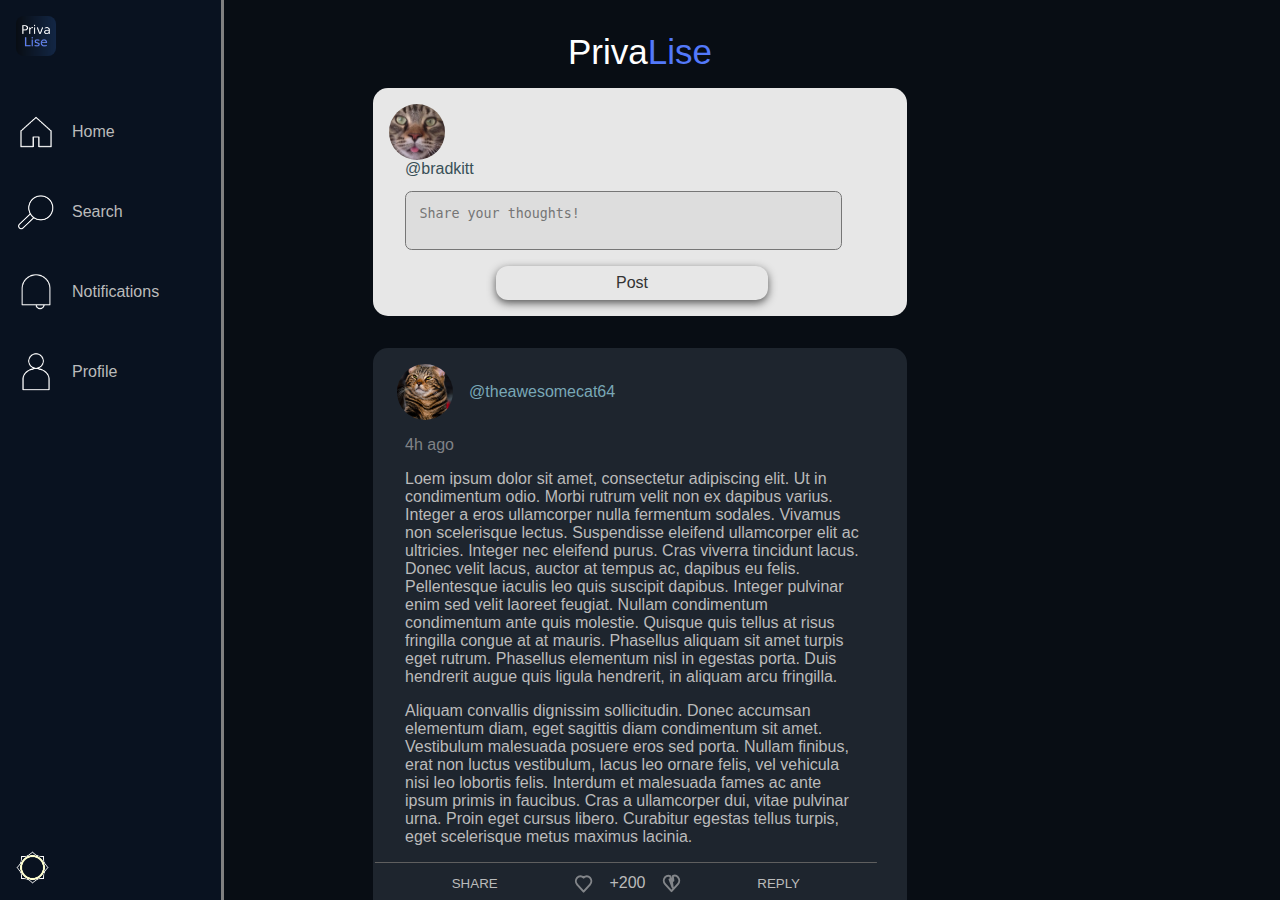
<file: index.html>
<!DOCTYPE html>
<html lang="en">
	<head>
		<meta charset="UTF-8">
		<meta name="viewport" content="minimal-ui, width=device-width, initial-scale=1.0">
		<meta name="apple-mobile-web-app-capable" content="yes" />

		<link rel="stylesheet" href="styles/main.css">
		<link rel="stylesheet" href="styles/home/post.css">
		<link rel="stylesheet" href="styles/logo.css">
		<link rel="stylesheet" href="styles/home/newpost.css">
		<link rel="stylesheet" href="styles/home/scrollbar.css">
		<link rel="stylesheet" href="styles/home/content.css">
		<link rel="stylesheet" href="styles/home/navbar.css">

		<script src="scripts/theme.js"></script>
		<script src="scripts/newpost.js"></script>

	</head>

	<body id="body" class="dark" onload="loadtheme()">
		<nav id="navbar" class="navbar dark">
			<ul class="navbar-nav">
				<li class="nav-item">
					<img id="logo" class="icon" src="resources/privalise_logo.png" style="border-radius: 0.5em;">
				</li>

				<li class="nav-item">
					<a href="/" class="nav-link">
						<img src="resources/home_black.png" alt="Home link icon">
						<span class="link-text">Home</span>
					</a>
				</li>

				<li class="nav-item">
					<a href="/search" class="nav-link">
						<img src="resources/search_black.png" alt="Search link icon">
						<span class="link-text">Search</span>
					</a>
				</li>

				<li class="nav-item">
					<a href="/notifications" class="nav-link">
						<img src="resources/bell_black.png" alt="Notifications link icon">
						<span class="link-text">Notifications</span>
					</a>
				</li>

				<li class="nav-item">
					<a href="/profile" class="nav-link">
						<img src="resources/user_black.png" alt="Profile link icon"> 
						<span class="link-text">Profile</span>
					</a>
				</li>

				<li class="nav-item theme-selectors">
					<input type="image" id="moon" class="theme" src="resources/moon.png" onclick="changetheme(this)"/>
					<input type="image" id="sun" class="theme active" src="resources/sun.png" onclick="changetheme(this)"/>
				</li>
			</ul>
			
			
		</nav>

		<div class="post new-post-form">
			<div class="profile-container">
				<img class="profile" src="resources/example_profile3.jpg">
			</div>

			<button class="cross" type="button" onclick="hideNewpost()"></button>

			<form class="post-content">
				<div class="post-info">
					<div class="post-info1">
						<a class="username" href="/bradkitt">@bradkitt</a>
					</div>
				</div>

				<textarea class="new-post-text" autocomplete="false" placeholder="Share your thoughts!" ></textarea>

				<button type="submit">Post</button>
			</form>
		</div>

		<main class="content">
			<div class="logo-text" style="margin-bottom: 1em;">
				<div>Priva<span>Lise</span></div>
			</div>

			<div class="post new-post-form pc">
				<div class="profile-container">
					<img class="profile" src="resources/example_profile3.jpg">
				</div>

				<form class="post-content">
					<div class="post-info">
						<div class="post-info1">
							<a class="username" href="/bradkitt">@bradkitt</a>
						</div>
					</div>

					<textarea class="new-post-text" autocomplete="false" placeholder="Share your thoughts!" ></textarea>

					<button type="submit">Post</button>
				</form>
			</div>

			<div class="post">
				<div class="post-info0">
					<div class="profile-container">
						<img class="profile" src="resources/example_profile.jpg">
					</div>
					
					<a class="username" href="/theawesomecat64">@theawesomecat64</a>
				</div>

				<div class="post-content">
					<div class="post-info1">
						<p class="date">4h ago</p>
					</div>

					<div class="post-text">
						<p>Loem ipsum dolor sit amet, consectetur adipiscing elit. Ut in condimentum odio. Morbi rutrum velit non ex dapibus varius. Integer a eros ullamcorper nulla fermentum sodales. Vivamus non scelerisque lectus. Suspendisse eleifend ullamcorper elit ac ultricies. Integer nec eleifend purus. Cras viverra tincidunt lacus. Donec velit lacus, auctor at tempus ac, dapibus eu felis. Pellentesque iaculis leo quis suscipit dapibus. Integer pulvinar enim sed velit laoreet feugiat. Nullam condimentum condimentum ante quis molestie. Quisque quis tellus at risus fringilla congue at at mauris. Phasellus aliquam sit amet turpis eget rutrum. Phasellus elementum nisl in egestas porta. Duis hendrerit augue quis ligula hendrerit, in aliquam arcu fringilla.</p>
						<p>Aliquam convallis dignissim sollicitudin. Donec accumsan elementum diam, eget sagittis diam condimentum sit amet. Vestibulum malesuada posuere eros sed porta. Nullam finibus, erat non luctus vestibulum, lacus leo ornare felis, vel vehicula nisi leo lobortis felis. Interdum et malesuada fames ac ante ipsum primis in faucibus. Cras a ullamcorper dui, vitae pulvinar urna. Proin eget cursus libero. Curabitur egestas tellus turpis, eget scelerisque metus maximus lacinia.</p>
					</div>

					<div class="social_buttons">
						<button class="social_button share">SHARE</button>

						<div class="like-dislike">
							<button class="social_button like">
								<svg width="100px" height="100px" version="1.1" viewBox="0 0 100 100">
									<g id="layer1" transform="translate(55 65)">
										<path id="path2622" d="m25.45-41.897c-8.8052-9.6393-23.081-9.6393-31.887 2e-6l-0.00511 0.0055-0.00511-0.0055c-8.8052-9.6392-23.081-9.6393-31.887 0-8.8052 9.6393-8.8052 25.268 0 34.907l0.0051 0.00546 31.887 34.907 31.887-34.907 5e-3 -0.00546c8.8052-9.6393 8.8052-25.268 1e-6 -34.907z"/>
									</g>
								</svg>
							</button>

							<p class="count">
								+200
							</p>
							
							<button class="social_button dislike">
								<svg width="100px" height="100px" version="1.1" viewBox="0 0 100 100">
									<g id="layer1" transform="translate(160 65)">
										<path id="rect846" d="m-122.78-51.621c-5.7704-3e-6 -11.541 2.4087-15.943 7.2264-8.8053 9.6352-8.8053 25.257 0 34.892l5e-3 0.0053 31.887 34.892 31.887-34.892 0.0048-0.0053c8.8053-9.6352 8.8053-25.257 0-34.892-6.9312-7.5845-17.251-9.197-25.626-4.841l2.9122 22.877-7.7802-1.0558 4.4557 35.002-15.744-40.725 9.7086 1.3175-6.8862-17.812c-2.8289-1.325-5.8545-1.9887-8.8807-1.9887z"/>
									</g>
								</svg>
							</button>
						</div>

						<button class="social_button reply">REPLY</button>
					</div>

					<div class="reply_accordion">
						<button class="accordion_button" type="button">
							Show replies
						</button>

						<div class="replies">
							<div class="post reply">
								<div class="post-info0">
									<div class="profile-container">
										<img class="profile" src="resources/example_profile3.jpg">
									</div>
									
									<a class="username" href="/bradkitt">@bradkitt</a>
								</div>

								<div class="post-content">
									<div class="post-info">
										<div class="post-info1">
											<p class="date">3h ago</p>
										</div>

										<p class="info">Replying to <a class="username" href="/theawesomecat64">@theawesomecat64</a></p>
									</div>
									<div class="post-text">
										<p>Dude... are u ok??</p>
									</div>
								</div>
							</div>

							<div class="post reply">
								<div class="post-info0">
									<div class="profile-container">
										<img class="profile" src="resources/example_profile3.jpg">
									</div>
									
									<a class="username" href="/bradkitt">@bradkitt</a>
								</div>
		
								<div class="post-content">
									<div class="post-info">
										<div class="post-info1">
											<p class="date">3h ago</p>
										</div>
		
										<p class="info">Replying to <a class="username" href="/theawesomecat64">@theawesomecat64</a></p>
									</div>
									<div class="post-text">
										<p>Dude... are u ok??</p>
									</div>
								</div>
							</div>
						</div>
					</div>
				</div>
			</div>
			
			<div class="post">
				
				<div class="post-info0">
					<div class="profile-container">
						<img class="profile" src="resources/example_profile.jpg">
					</div>
					
					<a class="username" href="/theawesomecat64">@theawesomecat64</a>
				</div>

				<div class="post-content">
					<div class="post-info1">
						<p class="date">2h ago</p>
					</div>

					<div class="post-text">
						<p>Cras molestie elit est, at interdum nulla fermentum maximus. Etiam in arcu egestas eros porttitor fringilla at in metus. Curabitur nec sollicitudin felis. Vivamus elit eros, rutrum eu lacus viverra, pulvinar volutpat nibh. Morbi dui felis, malesuada vel placerat vel, elementum a metus. Mauris rutrum accumsan laoreet. Duis ut velit porta, elementum nunc ut, molestie sapien. Pellentesque purus nisi, dignissim in luctus eget, tempus at diam. Vestibulum ante ipsum primis in faucibus orci luctus et ultrices posuere cubilia curae; Aenean eu viverra turpis. Proin eget sem felis. Donec quis sem vel odio posuere semper consequat at risus. Cras molestie tristique risus, in imperdiet ex tristique vel. Duis auctor, sapien et dictum vulputate, eros sem fringilla mi, et sagittis nulla mi congue magna. Suspendisse dictum risus lectus, eget tristique mi cursus sit amet.</p>

						<p>Morbi mi tortor, tempor nec vehicula at, tincidunt ut ipsum. Nunc tempor, enim et consectetur placerat, purus loem pellentesque metus, quis pharetra ex lectus quis purus. Donec finibus ut odio a varius. Vestibulum ante ipsum primis in faucibus orci luctus et ultrices posuere cubilia curae; Nunc et blandit metus, non pharetra dolor. Sed eu fringilla sem. Nulla facilisi. Donec at velit tristique, pellentesque elit dapibus, congue augue. Etiam efficitur rutrum dolor et fringilla. Donec augue massa, consequat non maximus eu, tincidunt sit amet nisi. Nullam accumsan libero vitae elit molestie facilisis. Nulla ipsum mi, tincidunt eget sodales sed, elementum vitae tortor. Vestibulum ante ipsum primis in faucibus orci luctus et ultrices posuere cubilia curae; Etiam in eros luctus, luctus ipsum sit amet, eleifend lectus. Sed convallis urna vel felis ullamcorper, eget auctor dui blandit. Quisque nisi purus, cursus vitae vestibulum eget, faucibus sit amet velit.</p>
					</div>

					<div class="social_buttons">
						<button class="social_button share">SHARE</button>

						<div class="like-dislike">
							<button class="social_button like">
								<svg width="100px" height="100px" version="1.1" viewBox="0 0 100 100">
									<g id="layer1" transform="translate(55 65)">
										<path id="path2622" d="m25.45-41.897c-8.8052-9.6393-23.081-9.6393-31.887 2e-6l-0.00511 0.0055-0.00511-0.0055c-8.8052-9.6392-23.081-9.6393-31.887 0-8.8052 9.6393-8.8052 25.268 0 34.907l0.0051 0.00546 31.887 34.907 31.887-34.907 5e-3 -0.00546c8.8052-9.6393 8.8052-25.268 1e-6 -34.907z"/>
									</g>
								</svg>
							</button>

							<p class="count">
								+163
							</p>
							
							<button class="social_button dislike">
								<svg width="100px" height="100px" version="1.1" viewBox="0 0 100 100">
									<g id="layer1" transform="translate(160 65)">
										<path id="rect846" d="m-122.78-51.621c-5.7704-3e-6 -11.541 2.4087-15.943 7.2264-8.8053 9.6352-8.8053 25.257 0 34.892l5e-3 0.0053 31.887 34.892 31.887-34.892 0.0048-0.0053c8.8053-9.6352 8.8053-25.257 0-34.892-6.9312-7.5845-17.251-9.197-25.626-4.841l2.9122 22.877-7.7802-1.0558 4.4557 35.002-15.744-40.725 9.7086 1.3175-6.8862-17.812c-2.8289-1.325-5.8545-1.9887-8.8807-1.9887z"/>
									</g>
								</svg>
							</button>
						</div>

						<button class="social_button reply">REPLY</button>
					</div>
					
					<div class="reply_accordion">
						<button class="accordion_button" type="button">
							Show replies
						</button>

						<div class="replies">
							<div class="post reply">
								
								<div class="post-info0">
									<div class="profile-container">
										<img class="profile" src="resources/example_profile3.jpg">
									</div>
									
									<a class="username" href="/bradkitt">@bradkitt</a>
								</div>

								<div class="post-content">
									<div class="post-info">
										<div class="post-info1">
											<p class="date">1h ago</p>
										</div>

										<p class="info">Replying to <a class="username" href="/theawesomecat64">@theawesomecat64</a></p>
									</div>

									<div class="post-text">
										<p>Wtf... I'll call an ambulance!</p>
									</div>
								</div>
							</div>
						</div>
					</div>
				</div>
			</div>
		</main>

		<section class="new-post">
			<button id="new-post-button" class="new-post-button" type="button" onclick="newpost(this)"></button>
		</section>
		
		<script>
			document.querySelectorAll(".accordion_button").forEach(button => {
				button.addEventListener('click', () => {
					const accordionContent = button.nextElementSibling; // the "replies" div

					button.classList.toggle('active');

					if(button.classList.contains('active'))
						accordionContent.style.maxHeight = accordionContent.scrollHeight + 'px';
					else
						accordionContent.style.maxHeight = 0;

				});
			});

			document.querySelectorAll(".social_button").forEach(button => {
				button.addEventListener('click', () => {
					button.classList.toggle('active');

					if(button.classList.contains('like')){
						let likesElem = button.nextElementSibling;
						let likes = parseInt(likesElem.textContent) + (button.classList.contains("active")?+1:-1);

						let dislikeButton = button.nextElementSibling.nextElementSibling;
						if(dislikeButton.classList.contains("active")){
							likes += 1;
							dislikeButton.classList.remove('active');
						}

						likesElem.textContent = '+' + likes;
						
					}else if(button.classList.contains('dislike')){
						let likesElem = button.previousElementSibling;
						let likes = parseInt(likesElem.textContent) + (button.classList.contains("active")?-1:+1);

						let likeButton = button.previousElementSibling.previousElementSibling;
						if(likeButton.classList.contains("active")){
							likes -= 1;
							likeButton.classList.remove('active');
						}
						
						likesElem.textContent = '+' + likes;
					}
				});
			});

			document.querySelectorAll('.new-post-text').forEach(textarea => {
				textarea.addEventListener('keydown', function() {
						var el = this;

						setTimeout(function(){
							el.style.cssText = 'height:auto; padding:0';
							// for box-sizing other than "content-box" use:
							// el.style.cssText = '-moz-box-sizing:content-box';
							el.style.cssText = 'height:' + el.scrollHeight + 'px';
						},0);
					}
				)
			});
		</script>

		
	</body>
</html>
</file>
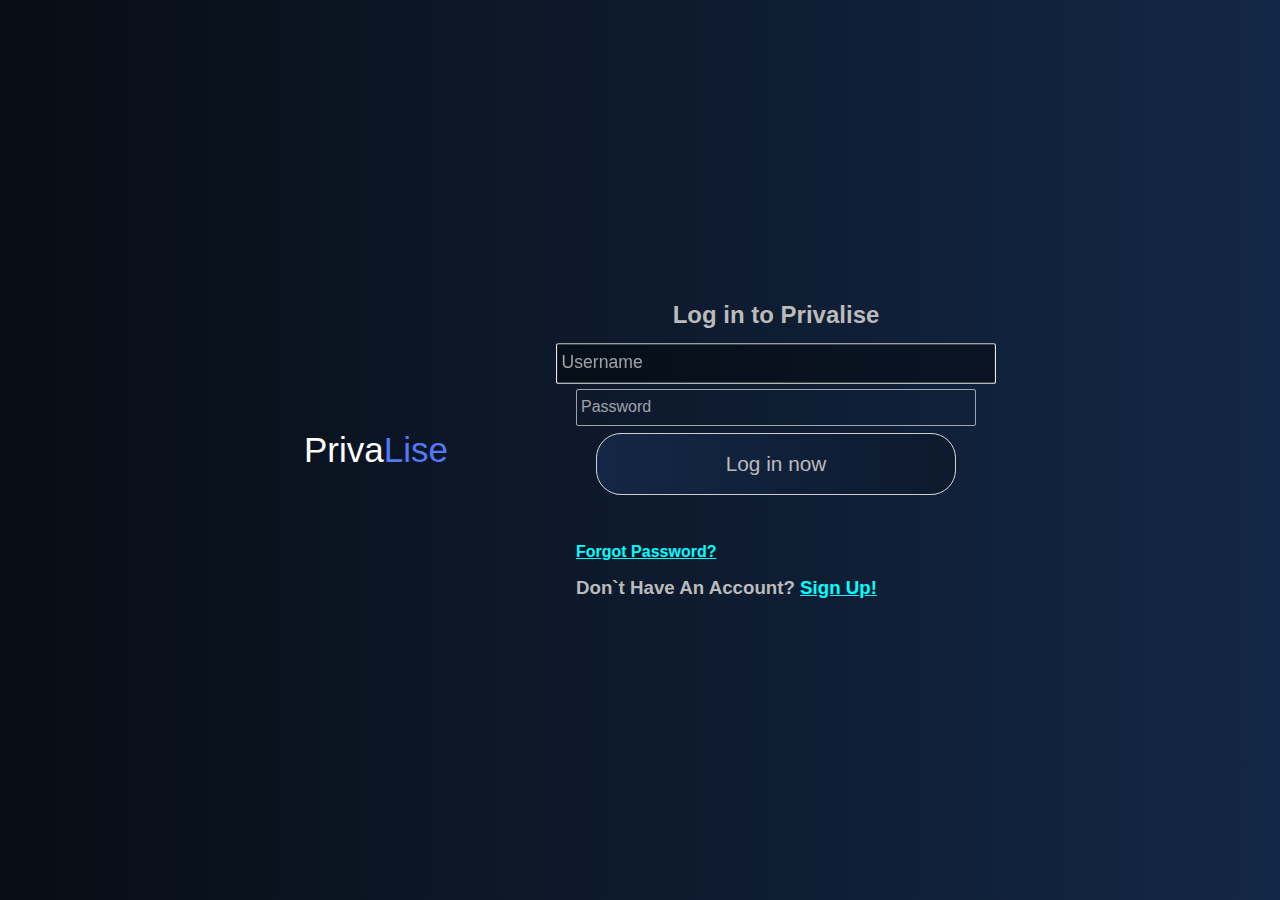
<file: login.html>
<!DOCTYPE html>
<html>

	<head>
		<meta charset="UTF-8">
		<meta name="viewport" content="width=device-width, initial-scale=1.0">



		<title> Login Now </title>
		<link rel="stylesheet" href="styles/main.css">
		<link rel="stylesheet" href="styles/logo.css">
		<link rel="stylesheet" href="styles/register/page.css">
	</head>

	<body class="dark">
		<main>
			<div class="logo-text" style="margin-right: 10vw;">
				<div>Priva<span>Lise</span></div>
			</div>

			<div class="login">
				<h2 class="title">Log in to Privalise</h2>

				<form method="POST" class="form-inputs">
					<input type="hidden" name="csrfmiddlewaretoken" value="hwyAgwKREiR8FpOQ8dKxIxIDqXbQCgONytcbHQqBYn3OLWhdNR8Bu2seDDsodUGg">

					<input id="id_username" class="textinput textInput form-control"
					placeholder="Username"
					type="text" name="username" autofocus="" autocapitalize="none" autocomplete="username" 
					maxlength="150" required=""/>

					<input id="id_password" class="textinput textInput form-control" 
					placeholder="Password"
					type="password" name="password" autocomplete="current-password" required="" />

					<button type="submit" class="btn btn-outline-info">Log in now</button>
				</form>

				<div class="spacer" style="margin-top: 3em; margin-bottom: 3em;"></div>

				<h4 style="margin-bottom: 1em;"><a href="/auth/password-reset/" style="color: cyan;">Forgot Password?</a></h4>

				<h3>Don`t Have An Account? <a href="/auth/register/" style="color: cyan;">Sign Up!</a></h3>

			</div>
		</main>
	</body>
</html>
</file>
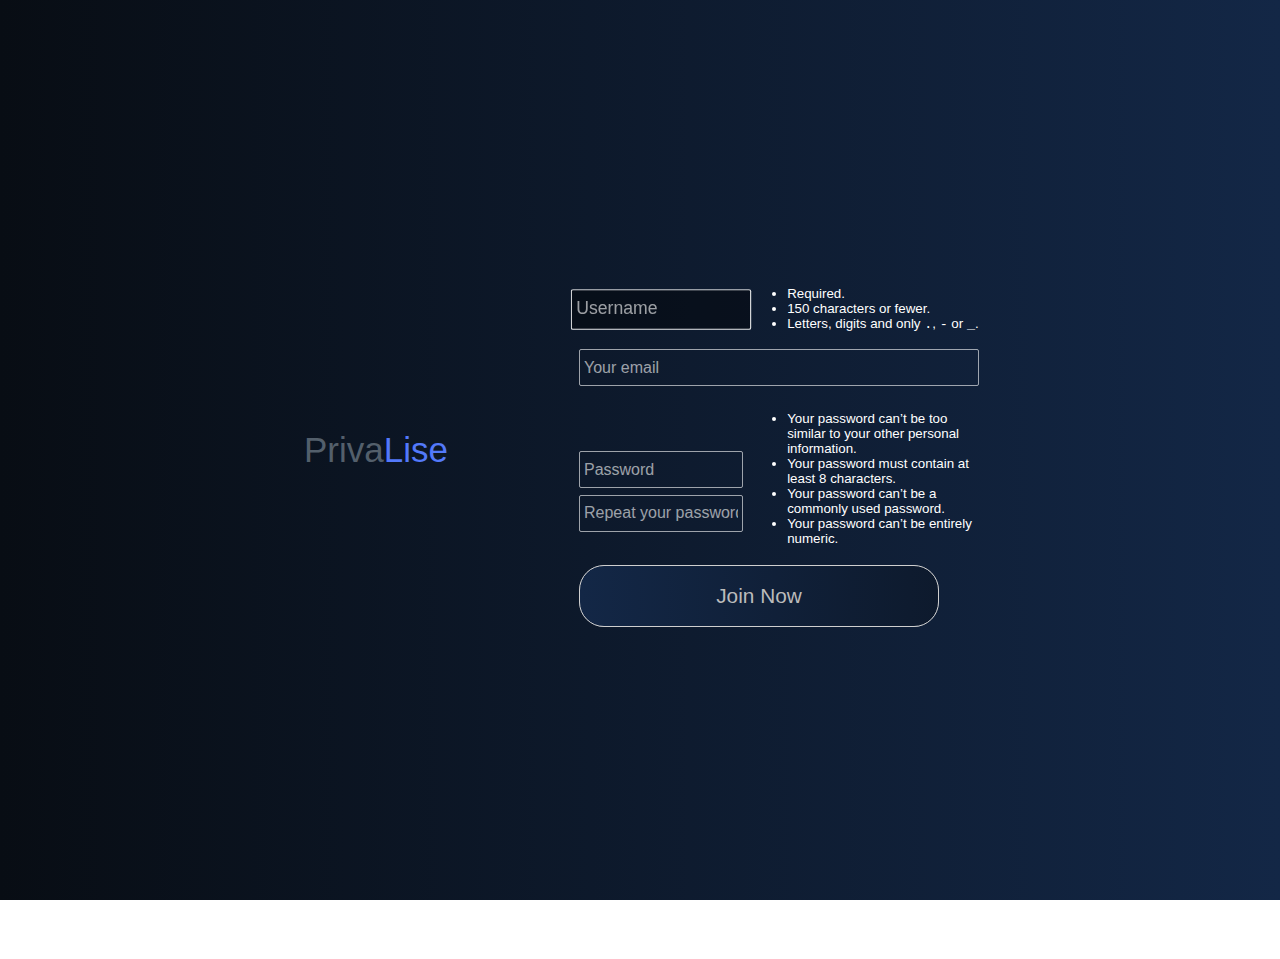
<file: register.html>
<!DOCTYPE html>
<html>

	<head>
		<meta charset="UTF-8">
		<meta name="viewport" content="width=device-width, initial-scale=1.0">

		<title> Register Now </title>
		<link rel="stylesheet" href="styles/main.css">
		<link rel="stylesheet" href="styles/logo.css">
		<link rel="stylesheet" href="styles/login/page.css">
		<link rel="stylesheet" href="styles/register/page.css">

		<script>
			function checkUsername(input){
				let text = document.getElementById(input).value;
				
				console.log(/^([A-Za-z0-9\.\-\_]+)$/.test(text));

				return /^([A-Za-z0-9\.\-\_]+)$/.test(text);
			}

			function checkPasswords(pwd1, pwd2){
				let text1 = document.getElementById(pwd1).value;
				let text2 = document.getElementById(pwd2).value;

				let res = text1===text2;

				document.getElementById("passwderror").style="display:" + (res?"none":"unset");

				return res;
			}

			function checkPasswords(event, pwd1, pwd2){
				let text1 = pwd1.value;
				let text2 = pwd2.value + event.key;

				let res = text1===text2;

				document.getElementById("passwderror").style="display:" + (res?"none":"unset");

				return res;
			}
		</script>
	</head>

	<body>
		<main>
			<div class="logo-text" style="margin-right: 10vw;">
				<div>Priva<span>Lise</span></div>
			</div>
		
			<form method="POST" style="margin: 0" onsubmit="return (checkPasswords('id_password1', 'id_password2') && checkUsername('id_username'))">
				<table class="login form-inputs">
						<input type="hidden" name="csrfmiddlewaretoken" value="P8eA4hqRsinbITFinPzcvtXXfjTDNBqc65SbvB6BMnzROq8F2tXghYHysZabofiF">		

						<tr>
							<td id="div_id_username">
								<input id="id_username" class="textinput textInput form-control" 
								placeholder="Username"
								type="text" name="username" maxlength="40" 
								autofocus="" required 
								onkeypress="checkUsername('id_username')"
								style="margin-top:auto;margin-bottom:auto;">	
							</td>

							<td>
								<small id="hint_id_username" class="form-text text-muted">
									<ul>
										<li>
											Required.
										</li>
										<li>
											150 characters or fewer.
										</li>
										<li>
											Letters, digits and only <code>.</code>, <code>-</code> or <code>_</code>.
										</li>
									</ul>
								</small>
							</td>
						</tr>

						<tr>
							<td id="div_id_email" colspan="2">
								<input id="id_email" class="emailinput form-control" 
								placeholder="Your email"
								type="email" name="email" style="width: 400px;"> 
							</td>
						</tr> 
						
						<tr>
							<td id="div_id_password1" rowspan="2"> 
								<div class="multiple-inputs" style="margin-top: 2em;">
									<input id="id_password1" class="textinput textInput form-control"
									placeholder="Password" minlength="8"
									type="password" name="password1" autocomplete="new-password" required>

									<input class="textinput textInput form-control" id="id_password2"
									placeholder="Repeat your password" minlength="8"
									onkeypress="checkPasswords(event, document.getElementById('id_password1'), this)"
									type="password" name="password2" autocomplete="new-password" required>
								</div>

								<p id="passwderror" class="error" style="display: none;">The passwords do not match</p>
							</td>

							<td>
								<small id="hint_id_password1" class="form-text text-muted">
									<ul>
										<li>Your password can’t be too similar to your other personal information.</li>
										<li>Your password must contain at least 8 characters.</li>
										<li>Your password can’t be a commonly used password.</li>
										<li>Your password can’t be entirely numeric.</li>
									</ul>
								</small>
							</td>
						</tr>

						<tr></tr>
						<tr>
							<td colspan="2">
								<button type="submit" class="btn btn-outline-info">Join Now</button>
							</td>
						</tr>

				</table>
			</form>
		</main>
		<h3>Already Have An Account? <a href="http://localhost:8080/auth/login/" style="color: cyan;">Login !</a></h3>
	</body>
</html>
</file>
<file: styles/main.css>
:root {
	font-size: 16px;

	--dark-bg: #080d14;
	--dark-bg2: #091220;
	--dark-bg3: #132746;
	--dark-post-bg: #1e252e;
	--dark-fg: #bbb;
	--dark-fg2: #cccccc93;
	--dark-post-separator: #5f5f5f;
	--dark-username: #79a8b6;


	--light-bg: #cfcfcf;
	--light-bg2: #ddd;
	--light-post-bg: #e7e7e7;
	--light-fg: #333;
	--light-fg2: #0000006e;
	--light-post-separator: #2c2c2c;
	--light-username: #395057;
}

html, body {
	margin: 0;
	padding: 0;

	overflow: hidden;
}

body {
	font-family: sans-serif;

	background-color: var(--light-bg);
	color: var(--light-fg);

	-webkit-text-size-adjust: 100%; /* Prevent font scaling in landscape while allowing user zoom */
}

body.dark{
	background-color: var(--dark-bg);
	color: var(--dark-fg);
}

.blurry {
	filter: blur(5px);
}
</file>
<file: styles/home/post.css>
div.post {
	box-sizing: border-box;

	border-radius: 15px;

	background-color: var(--light-post-bg);

	margin-bottom: 2em;

	width: 100%;
	max-width: 60ch;
	padding: 1em;

	display: flex;
	align-items: flex-start;
	flex-direction: column;

	transition: background-color 0.2s;
}

div.post:not(.reply) {
	margin-bottom: 2em;
}

body.dark div.post{
	background-color: var(--dark-post-bg);
}

div.post .post-info0 {
	display: flex;
	flex-direction: row;

	align-items: center;
	justify-content: center;

	margin-left: 0.5em;
	margin-bottom: 1em;
}

div.post .profile-container {
	width: 2.5em;
	height: 2.5em;

	flex-shrink: 0;

	position: relative;
	overflow: hidden;

	border-radius: 50%;

	margin-right: 1em;
}

div.post .profile-container > img.profile {
	margin: auto;

	display: inline;
	height: 100%;
	width: 100%;

	object-fit: cover;
}

div.post > .post-content {
	display: flex;
	align-items: flex-start;
	flex-direction: column;

	margin-left: 1em;

	width: fit-content;
	max-width: 100%;
}

.post-content > .post-info {
	display: flex;
	flex-direction: column;
}

.post-content .post-info1 {
	display: flex;
	flex-direction: row;
	align-items: center;
}

.post-content .post-info1 > * {
	margin: 0;
}

.post-content .post-info1 > *:first-child {
	margin-right: 1em;
}

div.post > .post-content > .post-text {
	width: 95%;
}

.post .post-info1 .date {
	color: var(--light-fg2);
}

.dark .post .post-info1 .date {
	color: var(--dark-fg2);
}

a.username {
	text-decoration: none;
	color: var(--light-username);
}

a.username:visited {
	color: inherit;
}

body.dark a.username {
	color: var(--dark-username);
}

.post-content .info {
	color: var(--light-fg2);
}

body.dark .post-content .info{
	color: var(--dark-fg2);
}

.post.reply {
	width: 100%;

	border-radius: 0;

	margin-bottom: 0;
	margin-top: 1em;

	border-bottom: solid var(--light-post-separator) 1px;
}

.dark .post.reply {
	border-bottom: solid var(--dark-post-separator) 1px;
}

.post.reply:last-child {
	border-bottom: none;
}


/* ACCORDION FOR COLLAPSING REPLIES */
.reply_accordion {
	width: 100%;

	margin-top: 2em;
}

.accordion_button {
	display: block;
	background-color: transparent;
	border: none;
	
	margin: 0;
	padding: 0;

	color: var(--light-fg);
}

.accordion_button::before {
	content: '\25be'; /* Unicode down triangle*/
	float: left;
	transform: scale(1.5);

	margin-right: 1.2em;

	transition: transform 200ms ease-out;
}

.dark .accordion_button {	
	color: var(--dark-fg);
}

.accordion_button.active::before {
	transform: rotate(180deg) scale(1.5);
}

.reply_accordion .replies {
	overflow: hidden;
	max-height: 0;

	transition: max-height 200ms ease;
}

/* SOCIAL BUTTONS (Like, dislike, share, etc) */

.social_buttons {
	width: 96%;
	height: 1.5em;

	padding: 0.5em;

	display: flex;
	flex-direction: row;
	justify-content: space-evenly;

	border-top: solid var(--light-post-separator) 1px;
	border-bottom: solid var(--light-post-separator) 1px;

	transform: translateX(-3%);
}

.dark .social_buttons {
	border-top: solid var(--dark-post-separator) 1px;
	border-bottom: solid var(--dark-post-separator) 1px;
}

.social_buttons button {
	background: none;
	border: none;
	padding: 0;
	margin: 5px 0;

	color: inherit;
}

.social_buttons > .like-dislike > button {
	transition: all 200ms ease;
}

.social_buttons > .like-dislike { /* The container of the svg and the text*/
	display: flex;
	flex-direction: row;
	align-items: center;
}

.social_buttons > .like-dislike > p {
	margin: 0 0.5em;
}

.social_buttons svg {
	max-width: 1.5em;
	max-height: 1.5em;
}

.social_buttons svg path {
	fill: none;
	stroke-linecap: round;
	stroke-linejoin: round;
	stroke-width: 10px;
	stroke: var(--light-fg2);

	transition: all 200ms ease;
}

.dark .social_buttons svg path {
	stroke: var(--dark-fg2);
}

.social_buttons .active svg path{
	stroke: none;
}

.social_buttons .like.active svg path{
	fill: red;
}

.social_buttons .dislike.active svg path{
	fill: black;
}

/* MEDIA QUERIES (Phone/PC) */
@media only screen and (max-width: 600px) {  /* Phone */
	.social_buttons .like-dislike button:active {
		transform: scale(1.3);
	}

	div.post > .profile-container > img.profile {
		/*width*/
	}
}

@media only screen and (min-width: 600px) { /* Computers or tablets */
	div.post .profile-container {
		width: 3.5em;
		height: 3.5em;
	}
	
	.accordion_button:hover {
		cursor: pointer;
		text-decoration: underline;
	}

	.accordion_button:hover::before {
		transform: scale(2);
	}

	.accordion_button.active:hover::before {
		transform: rotate(180deg) scale(2);
	}

	.social_buttons {
		width: 100%;

		transform: translateX(-6%);
	}
	.social_buttons > .like-dislike > button {
		width: 35px;
		height: 35px;
	
		border-radius: 50%;
	}
	
	.social_buttons > .like-dislike > button > svg {
		margin: 50%;
		transform: translate(-50%, -50%);
	}

	.social_buttons button:hover {
		cursor: pointer;
	}

	.social_buttons .like:hover{
		background-color: rgba(255, 0, 0, 0.2);
	}
	.social_buttons .like:hover svg path {
		stroke: rgb(206, 48, 48);
	}

	.social_buttons .dislike:hover{
		background-color: rgb(168, 168, 168);
	}
	.social_buttons .dislike:hover svg path {
		stroke: rgb(29, 29, 29);
	}
}
</file>
<file: styles/logo.css>
.header {
    position: absolute;
    top: calc(50% - 35px);
    left: calc(50% - 255px);
    z-index: 2;
}

.logo-text div {
    float: left;
    color: #535f6b;
    font-family: 'Exo', sans-serif !important;
    font-size: 35px;
    font-weight: 200;
}

.dark .logo-text div {
    color: white;
}

.logo-text div span {
    color: #5379fa !important;
}
</file>
<file: styles/home/newpost.css>
.new-post-button {
	border: 2px solid var(--dark-fg);
	background-color: var(--dark-bg2);
	font-size: 20px;
	height: 2.5em;
	width: 2.5em;
	border-radius: 50%;

	position: fixed;
	bottom: 3.5rem;
	right: .5rem;

	transition: all 200ms ease;
}

.new-post-button:hover {
	cursor: pointer;
	transform: rotate(-90deg) scale(1.4);
}

.new-post-button:after,
.new-post-button:before {
	content: "";
	display: block;

	background-color: var(--dark-fg);
	border-radius: 1em;

	position: absolute;
	top: 50%;
	left: 50%;

	transform: translate(-50%, -50%);
}

.new-post-button:before {
	height: 1em;
	width: 0.2em;
}
.new-post-button:after {
	height: 0.2em;
	width: 1em;
}

/* FORM */
.new-post-form {
	height: max-content;

	color: var(--dark-fg) !important;
	background-color: var(--dark-post-bg) !important;
}
.new-post-form:not(.pc) {
	display: flex;

	position: fixed;
	left: 50%;
	top: 50%;

	width: 90%;

	transform: translate(-50%, -50%);

	z-index: 2;
}
.new-post-form:not(.pc):not(.active) {
	display: none !important;
}

.new-post-form .post-content {
	width: calc(100% - 3em) !important;
}
.new-post-form .username {
	color: var(--dark-username) !important;
}

.dark .new-post-form {
	color: var(--light-fg) !important;
	background-color: var(--light-post-bg) !important;
}
.dark .new-post-form .username {
	color: var(--light-username) !important;
}

.new-post-form textarea {
	margin-top: 1em;
	padding: 1em;

	width: 90%;
	min-height: 2em;
	height: max-content;
	resize: none;

	word-wrap: break-word;
	overflow-y: hidden;

	color: var(--dark-fg);
	background-color: var(--dark-bg);
	border-radius: 0.5em;
}

.dark .new-post-form textarea {
	color: var(--ligh-fg);
	background-color: var(--light-bg2);
}

.new-post-form button[type="submit"] {
	margin: auto;
	margin-top: 1em;

	font-size: 1rem;
	padding: .5em;

	width: 60%;

	border-radius: 0.75em;
	border: none;
	box-shadow: 0 3px 9px 0px #000000;

	color: var(--dark-fg);
	background-color: var(--dark-post-bg);
}

.dark .new-post-form button[type="submit"] {
	color: var(--light-fg);
	background-color: var(--light-post-bg);

	box-shadow: 0 3px 9px 0px #555;
}

/* CROSS BUTTON */
.cross {
	position: absolute;

	font-size: 10px;

	right: 1em;
	top: 1em;

	background-color: unset;
	border: none;

	width: 2em;
	height: 2em;

	opacity: 0.6;
}

.cross:before, .cross:after {
	position: absolute;
	top:0;

	content: '';
	height: 2em;
	width: 2px;
	background-color: #ccc;
}

.dark .cross:before, .dark .cross:after {
	background-color: #333;
}

.cross:before {
	transform: rotate(45deg);
}
.cross:after {
	transform: rotate(-45deg);
}

/* MEDIA QUERIES (Phone/PC) */
@media only screen and (max-width: 600px) {  /* Phone */
	.new-post-form.pc {
		display: none !important;
	}
}

@media only screen and (min-width: 600px) { /* Computers or tablets */
	.new-post-button {
		display: none !important;
	}
}
</file>
<file: styles/home/scrollbar.css>
/* width */
*::-webkit-scrollbar {
	width: 10px;
  z-index: 1;
}


@media only screen and (max-width: 600px) {
	*::-webkit-scrollbar {
		width: 2px;
	}
}

/* Track */
*::-webkit-scrollbar-track {
  background: var(--light-bg2); 
}

.dark *::-webkit-scrollbar-track{
	background: var(--dark-bg2); 
}

/* Handle */
*::-webkit-scrollbar-thumb {
  background: var(--dark-bg2); 
}

.dark *::-webkit-scrollbar-thumb {
	background: var(--light-bg2); 
}

/* Handle on hover */
*::-webkit-scrollbar-thumb:hover {
  background: #555; 
}
</file>
<file: styles/home/content.css>
main.content {
	box-sizing: border-box;
	width: 100%;
	height: 100vh;

	display: flex;
	align-items: center;
	flex-direction: column;

	overflow-y: scroll;

	/*border: 2px solid lightslategrey;
	border-top: none;
	border-bottom: none;
*/
}


@media only screen and (max-width: 600px) {
	main.content {
		padding: 1em;
		padding-bottom: 3em;

		height: calc(100vh - 3em);
		
		top: 3em;

		font-size: 0.95em;
	}
}


@media only screen and (min-width: 600px) {
	main.content {
		padding-top: 2em;
		padding-left: 6em;
		padding-right: 6em;
	}
}
</file>
<file: styles/home/navbar.css>
nav.navbar {
	box-sizing: border-box;

	background-color: var(--light-bg2);
	color: var(--light-fg2);

	position: fixed; /* Fixed Sidebar (stay in place on scroll) */
	z-index: 2; /* Stay on top */
	left: 0;
	overflow: hidden; /* Disable horizontal scroll */

	transition: width 200ms ease;

	max-height: 100%;
}

nav.navbar.dark {
	background-color: var(--dark-bg2);
	color: var(--dark-fg2);
}

nav.navbar.dark img:not([id]) {
	filter: invert(100%) sepia(100%) saturate(0%) hue-rotate(288deg) brightness(102%) contrast(102%);
}

.navbar-nav {
	box-sizing: border-box;
	list-style: none;
	margin: 0;
	padding: 1em;
	padding-inline: 0;

	display: flex;
	justify-content: space-evenly;

	height: 100%;
	width: 100%;
}

.nav-item {
	padding: 1em;
	padding-top: 0;
	padding-bottom: 0;
}

.nav-item > input {
	display: none;
}
.nav-item > input.active {
	display: block;
}

.link-text {
	display: none;
}

.nav-link{
	display: flex;
	align-items: center;
	height: 5em;

	color: var(--light-fg);
	text-decoration: none;
}

nav.navbar.dark .nav-link{
	color: var(--dark-fg)
}

@media only screen and (max-width: 600px) {
	nav.navbar {
		bottom: 0;
		width: 100vw;
		height: 3em;

		border-style: solid;
		border-left-width: 0;
		border-right-width: 0;
		border-bottom-width: 0;
		border-color: gray;
	}

	.navbar-nav {
		align-items: center;
		flex-direction: row;

		padding: 0.2em 0;
	}

	.nav-link {
		justify-content: center;
		max-height: 2em;
	}

	nav.navbar .nav-item:first-child {
		display: none;
	}


	nav.navbar img, nav.navbar input {
		max-width: 1.5em;
		max-height: auto;
	}
	
	.nav-item {
		padding: 0;
	}
}

@media only screen and (min-width: 600px) {
	nav.navbar {
		top: 0;
		width: 5em;
		height: 100vh;

		border-style: solid;
		border-left-width: 0;
		border-top-width: 0;
		border-bottom-width: 0;
		border-color: gray;

		overflow-y: scroll;
	}

	nav.navbar .navbar-nav{
		align-items: flex-start;
		flex-direction: column;
	}

	nav.navbar img, nav.navbar input {
		max-width: 2.5em;
		max-height: auto;
	}
	
	nav.navbar:hover {
		width: 14em;
	}

	nav.navbar:hover .nav-item {
		width: 100%
	}

	nav.navbar .theme-selectors {
		transition: padding 200ms ease;
	}

	/*nav.navbar:hover .theme-selectors {
		padding-left: 70%;
	}*/

	nav.navbar:hover .link-text {
		display: block;
	}

	.link-text {
		margin-left: 1em;
	}

	.nav-item:first-child {
		padding-top: 0;
		margin-bottom: 2em;
	}
	
	.nav-item:last-child{
		margin-top: auto;
	}

	nav.navbar.dark .nav-item:not(.theme-selectors):not(:first-child):hover {
		background: rgba(255,255,255,0.1);
	}

	nav.navbar .nav-item:not(.theme-selectors):hover {
		background: rgba(0,0,0,0.1);
	}
}
</file>
<file: styles/register/page.css>
body {
	background: linear-gradient(90deg, var(--dark-bg) 0%, var(--dark-bg3) 100%);

	width: 100vw;
	height: 100vh;

	overflow: hidden;
}

main{
	height: 100%;

	margin: auto;

	display: flex;
	flex-direction: row;
	align-items: center;
	justify-content: center;
}

.login {
	width: 400px;
}

@media only screen and (max-width: 750px){ 
	main {
		flex-direction: column;
	}

	.logo-text {
		margin-right: 0 !important;
		margin-bottom: 4em;
	}

	.login {
		width: 90%;
	}
}

.login > * {
	margin: 0;
}

.login form {
	width: 100%;
}

.form-inputs {
	display: flex;
	flex-direction: column;
	align-items: flex-start;

	margin-top: 1em;
	margin-bottom: 1em;
}

.login > .title {
	width: 100%;
	text-align: center;
}

.form-inputs input {
	box-sizing: border-box;
	width: 100%;
	height: 2.3em;
	background: transparent;
	border: 1px solid rgba(255, 255, 255, 0.6);
	border-radius: 2px;
	color: #fff;
	font-family: 'Exo', sans-serif;
	font-size: 16px;
	font-weight: 400;
	padding: 4px;
	margin-bottom: 7px;
}

.form-inputs > * {transition: transform 200ms ease;}
.form-inputs > *:hover{ transform: scale(1.1);}

.form-inputs input:focus {
	background-color: rgba(0,0,0, 0.4);
	transform: scale(1.1);
}

.form-inputs button {
	width: 90%;
	height: 3em;

	font-size: 1.3em;

	cursor: pointer;

	border: 1px solid var(--light-bg);
	border-radius: 25px;

	color: var(--dark-fg);
	background-image: linear-gradient(-90deg, var(--dark-bg) -100%, var(--dark-bg3) 100%);

	margin: auto;
}

.login input[type=text]:focus {
	outline: none;
	border: 1px solid rgba(255, 255, 255, 0.9);
}

.login input[type=password]:focus {
	outline: none;
	border: 1px solid rgba(255, 255, 255, 0.9);
}

::-webkit-input-placeholder {
	color: rgba(255, 255, 255, 0.6);
}

::-moz-input-placeholder {
	color: rgba(255, 255, 255, 0.6);
}
</file>
<file: styles/login/page.css>
body {
	background: linear-gradient(90deg, var(--dark-bg) 0%, var(--dark-bg3) 100%);
	color: white;

	width: 100vw;
	height: 100vh;

	overflow: hidden;
}

main{
	height: 100%;

	margin: auto;

	display: flex;
	flex-direction: row;
	align-items: center;
	justify-content: center;
}

.login {
	width: 400px;
}

@media only screen and (max-width: 750px){ 
	main {
		flex-direction: column;
	}

	.logo-text {
		margin-right: 0 !important;
		margin-bottom: 4em;
	}

	.login {
		width: 90%;
	}
}

.login > * {
	margin: 0;
}

.login form {
	width: 100%;
}

.form-inputs {
	display: flex;
	flex-direction: column;
	align-items: flex-start;

	margin-top: 1em;
	margin-bottom: 1em;
}

.login > .title {
	width: 100%;
	text-align: center;
}

.form-inputs input {
	box-sizing: border-box;
	width: 100%;
	height: 2.3em;
	background: transparent;
	border: 1px solid rgba(255, 255, 255, 0.6);
	border-radius: 2px;
	color: #fff;
	font-family: 'Exo', sans-serif;
	font-size: 16px;
	font-weight: 400;
	padding: 4px;
	margin-bottom: 7px;
}

.form-inputs * {transition: transform 200ms ease;}
.form-inputs input:hover, .form-inputs button:hover { transform: scale(1.1);}

.form-inputs input:focus {
	background-color: rgba(0,0,0, 0.4);
	transform: scale(1.1);
}

button[type="submit"] {
	width: 90%;
	height: 3em;

	font-size: 1.3em;

	cursor: pointer;

	border: 1px solid var(--light-bg);
	border-radius: 25px;

	color: var(--dark-fg);
	background-image: linear-gradient(-90deg, var(--dark-bg) -100%, var(--dark-bg3) 100%);

	margin: auto;
}

.login input[type=text]:focus {
	outline: none;
	border: 1px solid rgba(255, 255, 255, 0.9);
}

.login input[type=password]:focus {
	outline: none;
	border: 1px solid rgba(255, 255, 255, 0.9);
}

::-webkit-input-placeholder {
	color: rgba(255, 255, 255, 0.6);
}

::-moz-input-placeholder {
	color: rgba(255, 255, 255, 0.6);
}
</file>
